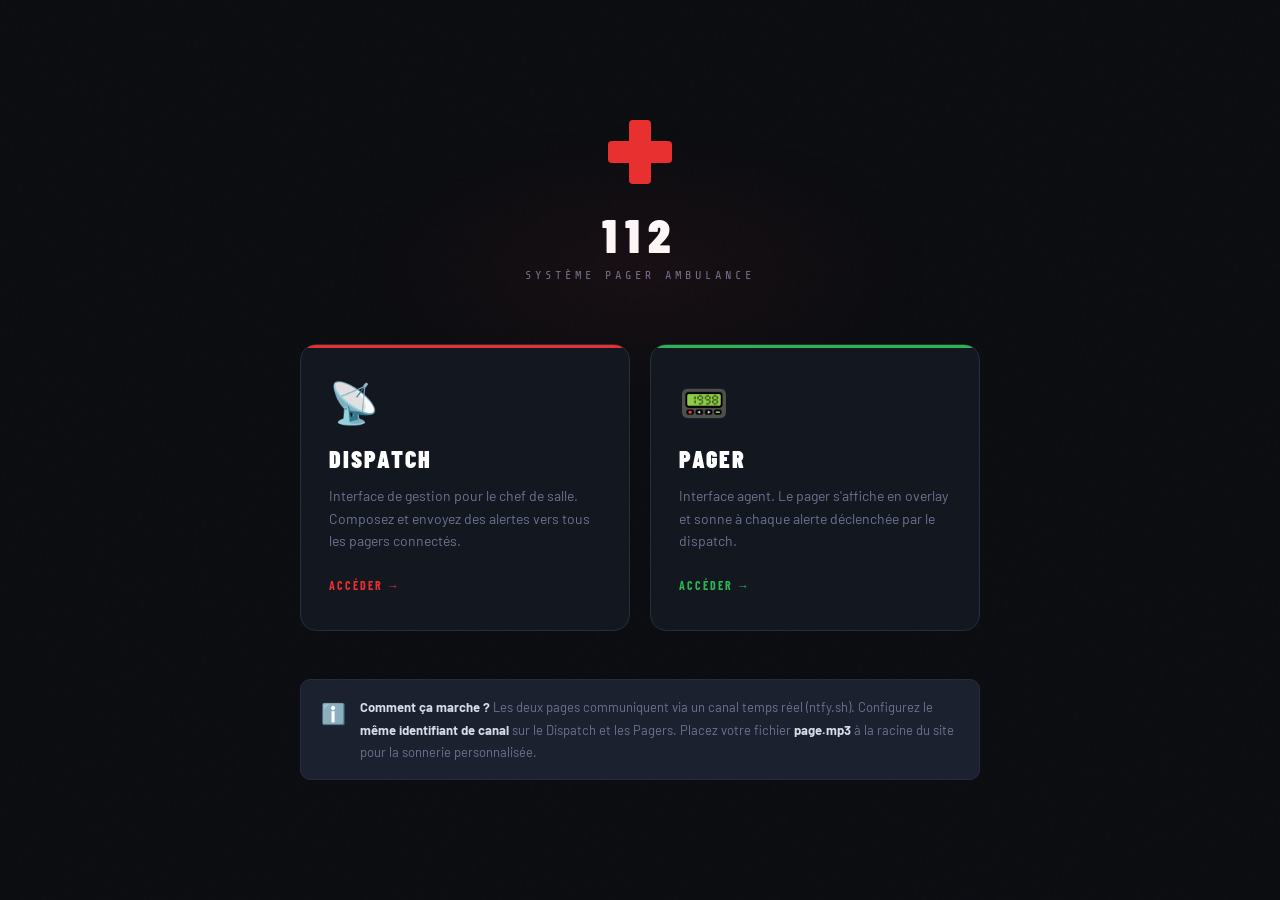
<file: index.html>
<!DOCTYPE html>
<html lang="fr">
<head>
  <meta charset="UTF-8">
  <meta name="viewport" content="width=device-width, initial-scale=1.0">
  <title>112 — Système Pager</title>
  <link rel="stylesheet" href="style.css">
  <style>
    body {
      display: flex;
      flex-direction: column;
      min-height: 100vh;
      background: var(--bg);
    }

    /* Noise texture overlay */
    body::before {
      content: '';
      position: fixed;
      inset: 0;
      background-image: url("data:image/svg+xml,%3Csvg viewBox='0 0 256 256' xmlns='http://www.w3.org/2000/svg'%3E%3Cfilter id='n'%3E%3CfeTurbulence type='fractalNoise' baseFrequency='0.9' numOctaves='4' stitchTiles='stitch'/%3E%3C/filter%3E%3Crect width='100%25' height='100%25' filter='url(%23n)' opacity='0.03'/%3E%3C/svg%3E");
      pointer-events: none;
      z-index: 0;
      opacity: 0.4;
    }

    .main {
      flex: 1;
      display: flex;
      flex-direction: column;
      align-items: center;
      justify-content: center;
      padding: 40px 20px;
      position: relative;
      z-index: 1;
    }

    /* Ambient glow */
    .main::before {
      content: '';
      position: absolute;
      top: 30%;
      left: 50%;
      transform: translate(-50%, -50%);
      width: 600px;
      height: 300px;
      background: radial-gradient(ellipse, rgba(232,48,48,0.06) 0%, transparent 70%);
      pointer-events: none;
    }

    /* Logo */
    .logo-wrap {
      text-align: center;
      margin-bottom: 60px;
    }

    .logo-cross {
      display: inline-block;
      width: 64px;
      height: 64px;
      position: relative;
      margin-bottom: 20px;
    }

    .logo-cross::before, .logo-cross::after {
      content: '';
      position: absolute;
      background: var(--red);
      border-radius: 4px;
    }

    .logo-cross::before { left: 50%; top: 0; transform: translateX(-50%); width: 22px; height: 100%; }
    .logo-cross::after  { top: 50%; left: 0; transform: translateY(-50%); height: 22px; width: 100%; }

    .logo-title {
      font-family: var(--font-display);
      font-size: 48px;
      font-weight: 900;
      letter-spacing: 8px;
      color: var(--text-bright);
      text-transform: uppercase;
      line-height: 1;
      margin-bottom: 8px;
    }

    .logo-sub {
      font-family: var(--font-lcd);
      font-size: 12px;
      color: var(--text-dim);
      letter-spacing: 4px;
      text-transform: uppercase;
    }

    /* Cards */
    .cards {
      display: grid;
      grid-template-columns: 1fr 1fr;
      gap: 20px;
      max-width: 680px;
      width: 100%;
      margin-bottom: 48px;
    }

    .card {
      background: var(--surface);
      border: 1px solid var(--border);
      border-radius: 16px;
      padding: 36px 28px;
      text-decoration: none;
      color: inherit;
      transition: all 0.25s;
      position: relative;
      overflow: hidden;
      display: flex;
      flex-direction: column;
    }

    .card::before {
      content: '';
      position: absolute;
      top: 0; left: 0; right: 0;
      height: 3px;
      background: var(--card-accent, var(--border));
      transition: height 0.25s;
    }

    .card:hover {
      border-color: var(--card-accent, var(--border));
      transform: translateY(-4px);
      box-shadow: 0 20px 60px rgba(0,0,0,0.4);
    }

    .card:hover::before { height: 4px; }

    .card-dispatch { --card-accent: var(--red); }
    .card-pager    { --card-accent: var(--green); }

    .card-icon {
      font-size: 40px;
      margin-bottom: 20px;
      line-height: 1;
    }

    .card-title {
      font-family: var(--font-display);
      font-size: 24px;
      font-weight: 900;
      letter-spacing: 2px;
      text-transform: uppercase;
      color: var(--text-bright);
      margin-bottom: 8px;
    }

    .card-desc {
      font-size: 14px;
      color: var(--text-dim);
      line-height: 1.6;
      flex: 1;
      margin-bottom: 24px;
    }

    .card-arrow {
      font-family: var(--font-display);
      font-size: 12px;
      font-weight: 700;
      letter-spacing: 2px;
      text-transform: uppercase;
      display: flex;
      align-items: center;
      gap: 8px;
      transition: gap 0.2s;
    }

    .card-dispatch .card-arrow { color: var(--red); }
    .card-pager    .card-arrow { color: var(--green); }

    .card:hover .card-arrow { gap: 14px; }

    /* Info section */
    .info-strip {
      max-width: 680px;
      width: 100%;
      background: var(--surface2);
      border: 1px solid var(--border);
      border-radius: 10px;
      padding: 16px 20px;
      display: flex;
      align-items: flex-start;
      gap: 14px;
    }

    .info-icon { font-size: 20px; flex-shrink: 0; margin-top: 2px; }

    .info-text {
      font-size: 13px;
      color: var(--text-dim);
      line-height: 1.7;
    }

    .info-text strong { color: var(--text); }

    @media (max-width: 560px) {
      .cards { grid-template-columns: 1fr; }
      .logo-title { font-size: 36px; }
    }
  </style>
</head>
<body>

<main class="main">

  <!-- Logo -->
  <div class="logo-wrap">
    <div class="logo-cross"></div>
    <div class="logo-title">112</div>
    <div class="logo-sub">Système Pager Ambulance</div>
  </div>

  <!-- Cards -->
  <div class="cards">
    <a href="dispatch.html" class="card card-dispatch">
      <div class="card-icon">📡</div>
      <div class="card-title">Dispatch</div>
      <div class="card-desc">
        Interface de gestion pour le chef de salle. Composez et envoyez des alertes vers tous les pagers connectés.
      </div>
      <div class="card-arrow">Accéder →</div>
    </a>

    <a href="pager.html" class="card card-pager">
      <div class="card-icon">📟</div>
      <div class="card-title">Pager</div>
      <div class="card-desc">
        Interface agent. Le pager s'affiche en overlay et sonne à chaque alerte déclenchée par le dispatch.
      </div>
      <div class="card-arrow">Accéder →</div>
    </a>
  </div>

  <!-- Info -->
  <div class="info-strip">
    <div class="info-icon">ℹ️</div>
    <div class="info-text">
      <strong>Comment ça marche ?</strong> Les deux pages communiquent via un canal temps réel (ntfy.sh). 
      Configurez le <strong>même identifiant de canal</strong> sur le Dispatch et les Pagers. 
      Placez votre fichier <strong>page.mp3</strong> à la racine du site pour la sonnerie personnalisée.
    </div>
  </div>

</main>

</body>
</html>
</file>
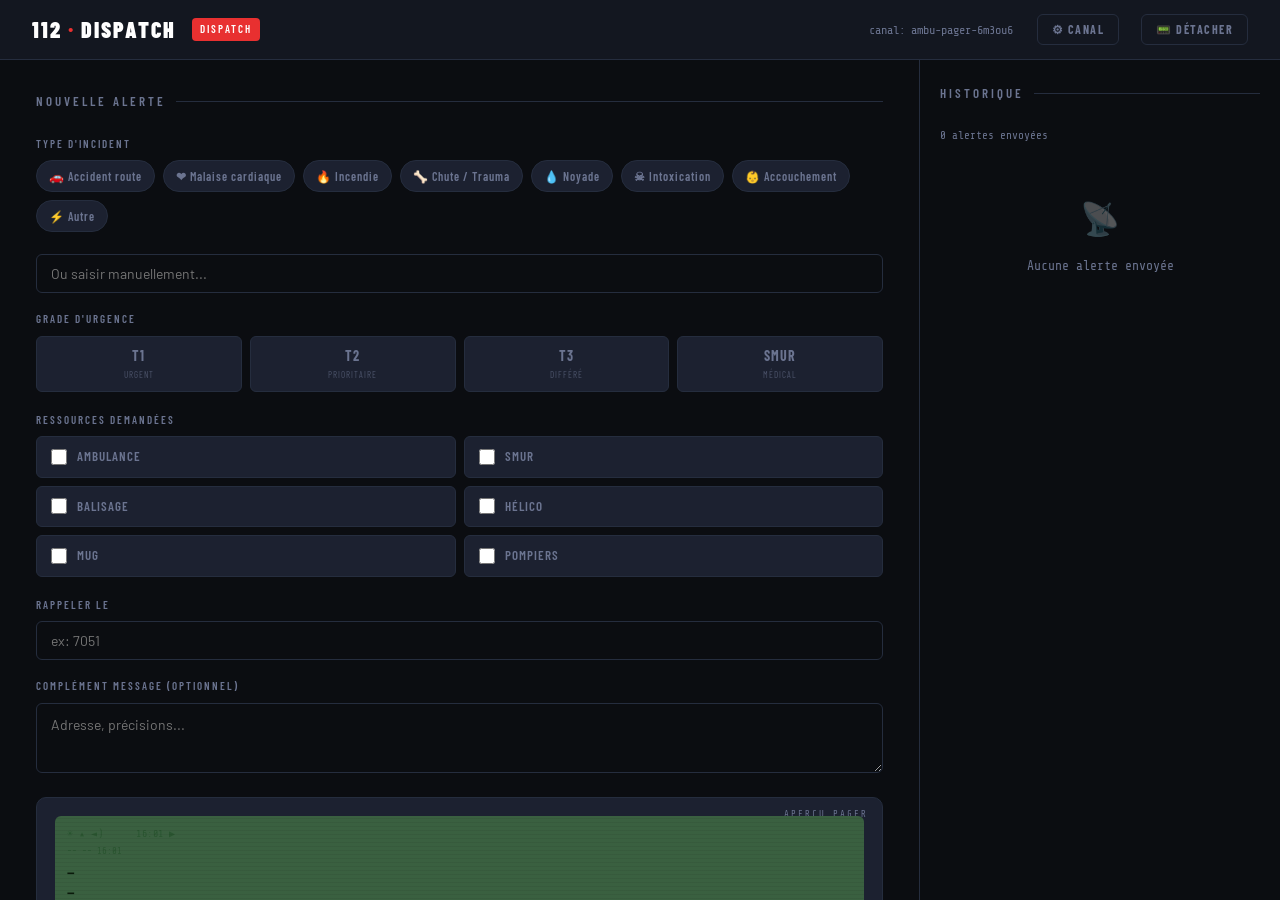
<file: dispatch.html>
<!DOCTYPE html>
<html lang="fr">
<head>
  <meta charset="UTF-8">
  <meta name="viewport" content="width=device-width, initial-scale=1.0">
  <title>112 — Centre de Dispatch</title>
  <link rel="stylesheet" href="style.css">
  <style>
    body { background: var(--bg); }

    .layout {
      display: grid;
      grid-template-columns: 1fr 360px;
      gap: 0;
      height: calc(100vh - 60px);
    }

    /* ── LEFT: FORM PANEL ── */
    .form-panel {
      padding: 32px 36px;
      overflow-y: auto;
      border-right: 1px solid var(--border);
    }

    .panel-title {
      font-family: var(--font-display);
      font-size: 13px;
      font-weight: 600;
      letter-spacing: 3px;
      text-transform: uppercase;
      color: var(--text-dim);
      margin-bottom: 24px;
      display: flex;
      align-items: center;
      gap: 10px;
    }

    .panel-title::after {
      content: '';
      flex: 1;
      height: 1px;
      background: var(--border);
    }

    /* Type pills */
    .type-pills {
      display: flex;
      flex-wrap: wrap;
      gap: 8px;
      margin-bottom: 18px;
    }

    .type-pill {
      font-family: var(--font-display);
      font-size: 12px;
      font-weight: 600;
      letter-spacing: 1px;
      padding: 6px 12px;
      border-radius: 20px;
      border: 1px solid var(--border);
      background: var(--surface2);
      color: var(--text-dim);
      cursor: pointer;
      transition: all 0.15s;
      white-space: nowrap;
    }

    .type-pill:hover { border-color: #3d4d6a; color: var(--text); }
    .type-pill.active { border-color: var(--red); background: rgba(232,48,48,0.12); color: var(--red); }

    /* Grade selector */
    .grade-grid {
      display: grid;
      grid-template-columns: repeat(4, 1fr);
      gap: 8px;
      margin-bottom: 20px;
    }

    .grade-btn {
      font-family: var(--font-display);
      font-size: 14px;
      font-weight: 700;
      letter-spacing: 1px;
      padding: 10px;
      border-radius: 6px;
      border: 1px solid var(--border);
      background: var(--surface2);
      color: var(--text-dim);
      cursor: pointer;
      text-align: center;
      transition: all 0.15s;
      text-transform: uppercase;
    }

    .grade-btn:hover { color: var(--text); border-color: #3d4d6a; }
    .grade-btn.active-t1 { border-color: #44cc44; background: rgba(68,204,68,0.1); color: #44cc44; }
    .grade-btn.active-t2 { border-color: var(--yellow); background: rgba(245,197,24,0.1); color: var(--yellow); }
    .grade-btn.active-t3 { border-color: #ff8c00; background: rgba(255,140,0,0.1); color: #ff8c00; }
    .grade-btn.active-smur { border-color: var(--red); background: rgba(232,48,48,0.12); color: var(--red); }

    /* Resources */
    .resource-grid {
      display: grid;
      grid-template-columns: repeat(2, 1fr);
      gap: 8px;
      margin-bottom: 20px;
    }

    .resource-check {
      display: flex;
      align-items: center;
      gap: 10px;
      padding: 10px 14px;
      border-radius: 6px;
      border: 1px solid var(--border);
      background: var(--surface2);
      cursor: pointer;
      transition: all 0.15s;
    }

    .resource-check:hover { border-color: #3d4d6a; }

    .resource-check input[type="checkbox"] {
      width: 16px;
      height: 16px;
      accent-color: var(--red);
      cursor: pointer;
      flex-shrink: 0;
    }

    .resource-check label {
      font-family: var(--font-display);
      font-size: 13px;
      font-weight: 600;
      letter-spacing: 1px;
      color: var(--text-dim);
      cursor: pointer;
      text-transform: uppercase;
      user-select: none;
    }

    .resource-check:has(input:checked) {
      border-color: var(--red);
      background: rgba(232,48,48,0.08);
    }

    .resource-check:has(input:checked) label { color: var(--text); }

    /* Preview */
    .preview-card {
      background: var(--surface2);
      border: 1px solid var(--border);
      border-radius: 10px;
      padding: 18px;
      margin-bottom: 24px;
      position: relative;
      overflow: hidden;
    }

    .preview-card::before {
      content: 'APERÇU PAGER';
      position: absolute;
      top: 10px;
      right: 14px;
      font-family: var(--font-lcd);
      font-size: 9px;
      color: var(--text-dim);
      letter-spacing: 2px;
    }

    .preview-lcd {
      background: #3a6040;
      border-radius: 6px;
      padding: 10px 12px;
      font-family: var(--font-lcd);
      position: relative;
      overflow: hidden;
    }

    .preview-lcd::before {
      content: '';
      position: absolute;
      inset: 0;
      background: repeating-linear-gradient(0deg, transparent, transparent 3px, rgba(0,0,0,0.06) 3px, rgba(0,0,0,0.06) 4px);
      pointer-events: none;
    }

    .preview-status {
      font-size: 10px;
      color: #2a5530;
      margin-bottom: 4px;
      letter-spacing: 0.5px;
    }

    .preview-seg {
      font-size: 9px;
      color: #2a5530;
      margin-bottom: 6px;
    }

    .preview-line {
      font-size: 13px;
      font-weight: 600;
      color: #0a1a0a;
      line-height: 1.5;
      min-height: 20px;
      word-break: break-word;
    }

    /* SEND BUTTON */
    .send-section {
      margin-top: 8px;
    }

    .btn-send {
      width: 100%;
      padding: 16px;
      font-size: 16px;
      letter-spacing: 3px;
      border-radius: 8px;
      position: relative;
      overflow: hidden;
      justify-content: center;
    }

    .btn-send::before {
      content: '';
      position: absolute;
      inset: 0;
      background: linear-gradient(135deg, rgba(255,255,255,0.1) 0%, transparent 60%);
      pointer-events: none;
    }

    .btn-send .send-icon { font-size: 20px; }

    @keyframes send-pulse {
      0% { box-shadow: 0 0 0 0 rgba(232,48,48,0.6); }
      70% { box-shadow: 0 0 0 20px rgba(232,48,48,0); }
      100% { box-shadow: 0 0 0 0 rgba(232,48,48,0); }
    }

    .btn-send.sending { animation: send-pulse 0.6s ease-out; }

    /* ── RIGHT: HISTORY PANEL ── */
    .history-panel {
      display: flex;
      flex-direction: column;
      padding: 24px 20px;
      overflow: hidden;
    }

    .history-list {
      flex: 1;
      overflow-y: auto;
    }

    .history-empty {
      text-align: center;
      color: var(--text-dim);
      font-size: 13px;
      padding: 40px 0;
      font-family: var(--font-lcd);
    }

    .history-empty-icon {
      font-size: 32px;
      margin-bottom: 12px;
      opacity: 0.3;
    }

    .history-count {
      font-family: var(--font-lcd);
      font-size: 11px;
      color: var(--text-dim);
      margin-bottom: 12px;
    }

    @media (max-width: 800px) {
      .layout { grid-template-columns: 1fr; grid-template-rows: auto auto; }
      .history-panel { border-top: 1px solid var(--border); max-height: 300px; }
      .form-panel { padding: 20px; }
    }
  </style>
</head>
<body>

<!-- HEADER -->
<header class="page-header">
  <div class="header-logo">112 <span>·</span> Dispatch</div>
  <div class="header-badge badge-dispatch">DISPATCH</div>
  <div class="header-sep"></div>
  <div class="header-topic" id="headerTopic">canal: —</div>
  <button class="btn btn-ghost btn-sm" onclick="openSettings()" style="margin-left:8px;">⚙ Canal</button>
  <button class="btn btn-ghost btn-sm" onclick="launchPopup()" id="popupBtn" style="margin-left:6px;" title="Ouvrir le pager dans une fenêtre flottante indépendante">📟 Détacher</button>
</header>

<!-- MAIN LAYOUT -->
<div class="layout">

  <!-- ── FORM PANEL ── -->
  <div class="form-panel">
    <div class="panel-title">Nouvelle alerte</div>

    <!-- Type d'incident -->
    <div class="field-group">
      <label class="field-label">Type d'incident</label>
      <div class="type-pills">
        <div class="type-pill" data-type="ACCIDENT DE LA ROUTE" onclick="selectType(this)">🚗 Accident route</div>
        <div class="type-pill" data-type="MALAISE CARDIAQUE"   onclick="selectType(this)">❤ Malaise cardiaque</div>
        <div class="type-pill" data-type="INCENDIE"            onclick="selectType(this)">🔥 Incendie</div>
        <div class="type-pill" data-type="CHUTE / TRAUMA"      onclick="selectType(this)">🦴 Chute / Trauma</div>
        <div class="type-pill" data-type="NOYADE"              onclick="selectType(this)">💧 Noyade</div>
        <div class="type-pill" data-type="INTOXICATION"        onclick="selectType(this)">☠ Intoxication</div>
        <div class="type-pill" data-type="ACCOUCHEMENT"        onclick="selectType(this)">👶 Accouchement</div>
        <div class="type-pill" data-type="AUTRE"               onclick="selectType(this)">⚡ Autre</div>
      </div>
      <input type="text" class="field-input" id="incidentType"
        placeholder="Ou saisir manuellement..." style="margin-top:4px;">
    </div>

    <!-- Grade d'urgence -->
    <div class="field-group">
      <label class="field-label">Grade d'urgence</label>
      <div class="grade-grid">
        <button class="grade-btn" data-grade="T1" onclick="selectGrade(this)">T1<br><span style="font-size:9px;font-weight:400;opacity:0.6">Urgent</span></button>
        <button class="grade-btn" data-grade="T2" onclick="selectGrade(this)">T2<br><span style="font-size:9px;font-weight:400;opacity:0.6">Prioritaire</span></button>
        <button class="grade-btn" data-grade="T3" onclick="selectGrade(this)">T3<br><span style="font-size:9px;font-weight:400;opacity:0.6">Différé</span></button>
        <button class="grade-btn" data-grade="SMUR" onclick="selectGrade(this)">SMUR<br><span style="font-size:9px;font-weight:400;opacity:0.6">Médical</span></button>
      </div>
    </div>

    <!-- Ressources -->
    <div class="field-group">
      <label class="field-label">Ressources demandées</label>
      <div class="resource-grid">
        <label class="resource-check"><input type="checkbox" id="res-ambu" onchange="updatePreview()"><label for="res-ambu">Ambulance</label></label>
        <label class="resource-check"><input type="checkbox" id="res-smur" onchange="updatePreview()"><label for="res-smur">SMUR</label></label>
        <label class="resource-check"><input type="checkbox" id="res-vsav" onchange="updatePreview()"><label for="res-vsav">BALISAGE</label></label>
        <label class="resource-check"><input type="checkbox" id="res-heli" onchange="updatePreview()"><label for="res-heli">Hélico</label></label>
        <label class="resource-check"><input type="checkbox" id="res-mug"  onchange="updatePreview()"><label for="res-mug">MUG</label></label>
        <label class="resource-check"><input type="checkbox" id="res-pom"  onchange="updatePreview()"><label for="res-pom">Pompiers</label></label>
      </div>
    </div>

    <!-- Extension / numéro -->
    <div class="field-group">
      <label class="field-label">Rappeler le</label>
      <input type="text" class="field-input" id="extNumber"
        placeholder="ex: 7051" maxlength="20" oninput="updatePreview()">
    </div>

    <!-- Message libre -->
    <div class="field-group">
      <label class="field-label">Complément message (optionnel)</label>
      <textarea class="field-textarea" id="freeText"
        placeholder="Adresse, précisions..." oninput="updatePreview()"></textarea>
    </div>

    <!-- Preview LCD -->
    <div class="preview-card">
      <div class="preview-lcd">
        <div class="preview-status">☀ ▴ ◄)&nbsp;&nbsp;&nbsp;&nbsp;&nbsp;&nbsp;<span id="prevClock">--:--</span> ▶</div>
        <div class="preview-seg" id="prevSeg">-- --&nbsp;&nbsp;--:--</div>
        <div class="preview-line" id="prevLine1">—</div>
        <div class="preview-line" id="prevLine2">—</div>
      </div>
    </div>

    <!-- SEND -->
    <div class="send-section">
      <button class="btn btn-danger btn-send" id="sendBtn" onclick="sendAlert()">
        <span class="send-icon">🔔</span>
        DÉCLENCHER LE PAGER
      </button>
    </div>
  </div>

  <!-- ── HISTORY PANEL ── -->
  <div class="history-panel">
    <div class="panel-title">Historique</div>
    <div class="history-count" id="histCount">0 alertes envoyées</div>
    <div class="history-list" id="histList">
      <div class="history-empty">
        <div class="history-empty-icon">📡</div>
        Aucune alerte envoyée
      </div>
    </div>
  </div>

</div>

<!-- SETTINGS MODAL -->
<div class="modal-overlay" id="settingsModal">
  <div class="modal">
    <div class="modal-title">⚙ Configuration Canal</div>
    <div class="field-group">
      <label class="field-label">Identifiant de canal ntfy.sh</label>
      <input type="text" class="field-input" id="topicInput" placeholder="ambu-pager-001">
      <div style="font-size:12px;color:var(--text-dim);margin-top:8px;line-height:1.6;">
        Choisissez un identifiant <strong>unique et difficile à deviner</strong>.<br>
        Partagez-le avec les agents équipés du pager.<br>
        <span style="color:#f5c518;">⚠</span> Ne pas utiliser d'informations sensibles.
      </div>
    </div>
    <div class="modal-actions">
      <button class="btn btn-ghost" onclick="closeSettings()">Annuler</button>
      <button class="btn btn-danger" onclick="saveSettings()">Enregistrer</button>
    </div>
  </div>
</div>

<!-- TOAST -->
<div id="toast"></div>

<script>
/* ─── POPUP ─── */
let pagerPopup = null;

function launchPopup() {
  if (pagerPopup && !pagerPopup.closed) { pagerPopup.focus(); return; }
  const sx = parseInt(localStorage.getItem('pager_popup_x'));
  const sy = parseInt(localStorage.getItem('pager_popup_y'));
  const x = isNaN(sx) ? (window.screen.availWidth - 360) : sx;
  const y = isNaN(sy) ? 24 : sy;
  pagerPopup = window.open(
    'pager-popup.html', 'AmbuPager',
    `width=340,height=218,left=${x},top=${y},toolbar=no,menubar=no,location=no,status=no,resizable=no,scrollbars=no`
  );
  const btn = document.getElementById('popupBtn');
  btn.textContent = '📟 Pager ouvert ✓';
  const iv = setInterval(() => {
    if (!pagerPopup || pagerPopup.closed) { btn.textContent = '📟 Détacher'; clearInterval(iv); }
  }, 1000);
}

/* ─── STATE ─── */
let selectedType = '';
let selectedGrade = '';
let alertSentCount = 0;
let topic = localStorage.getItem('pager_topic') || generateTopic();

function generateTopic() {
  const t = 'ambu-pager-' + Math.random().toString(36).slice(2, 8);
  localStorage.setItem('pager_topic', t);
  return t;
}

/* ─── INIT ─── */
document.addEventListener('DOMContentLoaded', () => {
  document.getElementById('headerTopic').textContent = 'canal: ' + topic;
  updatePreview();
  updateClock();
  setInterval(updateClock, 30000);
});

function updateClock() {
  const n = new Date();
  const t = String(n.getHours()).padStart(2,'0') + ':' + String(n.getMinutes()).padStart(2,'0');
  document.getElementById('prevClock').textContent = t;
  document.getElementById('prevSeg').textContent = '-- --   ' + t;
}

/* ─── TYPE / GRADE ─── */
function selectType(el) {
  document.querySelectorAll('.type-pill').forEach(p => p.classList.remove('active'));
  el.classList.add('active');
  selectedType = el.dataset.type;
  document.getElementById('incidentType').value = selectedType;
  updatePreview();
}

function selectGrade(el) {
  document.querySelectorAll('.grade-btn').forEach(b => b.className = 'grade-btn');
  const g = el.dataset.grade;
  el.className = 'grade-btn active-' + g.toLowerCase();
  selectedGrade = g;
  updatePreview();
}

/* ─── PREVIEW ─── */
function updatePreview() {
  const type = document.getElementById('incidentType').value.trim() || '—';
  const grade = selectedGrade || '';
  const ext = document.getElementById('extNumber').value.trim();
  const free = document.getElementById('freeText').value.trim();

  const resources = [];
  if (document.getElementById('res-ambu').checked) resources.push('AMBULANCE');
  if (document.getElementById('res-smur').checked) resources.push('SMUR');
  if (document.getElementById('res-vsav').checked) resources.push('BALISAGE');
  if (document.getElementById('res-heli').checked) resources.push('HELI');
  if (document.getElementById('res-mug').checked)  resources.push('MUG');
  if (document.getElementById('res-pom').checked)  resources.push('POMPIERS');

  const line1 = (type + (grade ? ' ' + grade : '')).toUpperCase().slice(0, 28);

  let line2Parts = [];
  if (resources.length) line2Parts.push('demande ' + resources.join(' ET '));
  if (ext) line2Parts.push('au ' + ext);
  if (free) line2Parts.push(free);
  const line2 = line2Parts.join(' ').toUpperCase().slice(0, 28) || '—';

  document.getElementById('prevLine1').textContent = line1;
  document.getElementById('prevLine2').textContent = line2;
}

/* ─── SEND ─── */
async function sendAlert() {
  const type  = document.getElementById('incidentType').value.trim();
  const ext   = document.getElementById('extNumber').value.trim();
  const free  = document.getElementById('freeText').value.trim();

  if (!type) { showToast('Indiquez un type d\'incident', 'error'); return; }
  if (!selectedGrade) { showToast('Sélectionnez un grade d\'urgence', 'error'); return; }

  const resources = [];
  if (document.getElementById('res-ambu').checked) resources.push('AMBULANCE');
  if (document.getElementById('res-smur').checked) resources.push('SMUR');
  if (document.getElementById('res-vsav').checked) resources.push('BALISAGE');
  if (document.getElementById('res-heli').checked) resources.push('HELI');
  if (document.getElementById('res-mug').checked)  resources.push('MUG');
  if (document.getElementById('res-pom').checked)  resources.push('POMPIERS');

  const line1 = (type + ' ' + selectedGrade).toUpperCase().slice(0, 32);

  let line2Parts = [];
  if (resources.length) line2Parts.push('demande ' + resources.join(' ET '));
  if (ext) line2Parts.push('au ' + ext);
  if (free) line2Parts.push(free);
  const line2 = line2Parts.join(' ').toUpperCase().slice(0, 32) || 'ALERTE ' + selectedGrade;

  const btn = document.getElementById('sendBtn');
  btn.disabled = true;
  btn.textContent = '⏳ ENVOI EN COURS...';

  try {
    const res = await fetch(`https://ntfy.sh/${topic}`, {
      method: 'POST',
      headers: {
        'Title':    line1,
        'Priority': selectedGrade === 'T1' || selectedGrade === 'SMUR' ? 'urgent' : 'default',
        'Tags':     'rotating_light,ambulance',
        'Content-Type': 'text/plain',
      },
      body: line2,
    });

    if (!res.ok) throw new Error('HTTP ' + res.status);

    // Animate button
    btn.disabled = false;
    btn.classList.add('sending');
    btn.innerHTML = '<span class="send-icon">✅</span> PAGER DÉCLENCHÉ !';
    setTimeout(() => {
      btn.classList.remove('sending');
      btn.innerHTML = '<span class="send-icon">🔔</span> DÉCLENCHER LE PAGER';
    }, 2000);

    alertSentCount++;
    addToHistory(line1, line2);
    showToast('Pager déclenché !', 'success');

  } catch (err) {
    btn.disabled = false;
    btn.innerHTML = '<span class="send-icon">🔔</span> DÉCLENCHER LE PAGER';
    showToast('Erreur réseau : ' + err.message, 'error');
  }
}

/* ─── HISTORY ─── */
function addToHistory(line1, line2) {
  const list = document.getElementById('histList');

  // Remove empty state
  const empty = list.querySelector('.history-empty');
  if (empty) empty.remove();

  const now = new Date();
  const timeStr = String(now.getHours()).padStart(2,'0') + ':' +
                  String(now.getMinutes()).padStart(2,'0') + ':' +
                  String(now.getSeconds()).padStart(2,'0');

  const grade = selectedGrade;
  const priority = (grade === 'T1' || grade === 'SMUR') ? 'high' : (grade === 'T2' ? 'medium' : 'low');

  const item = document.createElement('div');
  item.className = `alert-item priority-${priority}`;
  item.innerHTML = `
    <div class="alert-time">${timeStr}</div>
    <div class="alert-title">${line1}</div>
    <div class="alert-body">${line2}</div>
  `;
  list.insertBefore(item, list.firstChild);

  document.getElementById('histCount').textContent = alertSentCount + ' alerte' + (alertSentCount > 1 ? 's' : '') + ' envoyée' + (alertSentCount > 1 ? 's' : '');
}

/* ─── SETTINGS ─── */
function openSettings() {
  document.getElementById('topicInput').value = topic;
  document.getElementById('settingsModal').classList.add('show');
}

function closeSettings() {
  document.getElementById('settingsModal').classList.remove('show');
}

function saveSettings() {
  const val = document.getElementById('topicInput').value.trim();
  if (!val) { showToast('Canal invalide', 'error'); return; }
  topic = val;
  localStorage.setItem('pager_topic', topic);
  document.getElementById('headerTopic').textContent = 'canal: ' + topic;
  closeSettings();
  showToast('Canal mis à jour', 'success');
}

document.getElementById('settingsModal').addEventListener('click', (e) => {
  if (e.target === e.currentTarget) closeSettings();
});

/* ─── TOAST ─── */
let toastTimer;
function showToast(msg, type = 'info') {
  const t = document.getElementById('toast');
  t.textContent = msg;
  t.className = `show ${type}`;
  clearTimeout(toastTimer);
  toastTimer = setTimeout(() => { t.className = ''; }, 2800);
}
</script>
</body>
</html>
</file>
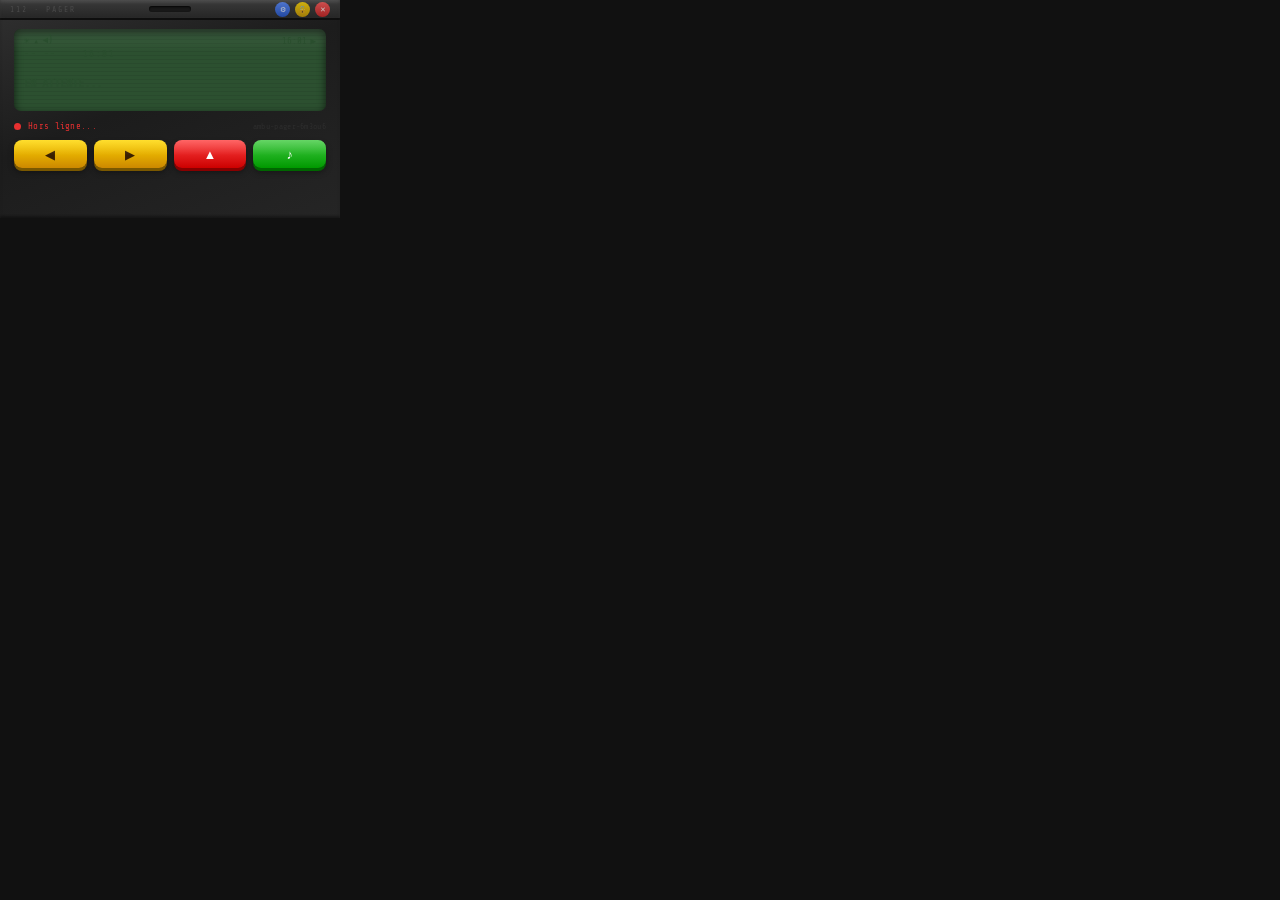
<file: pager-popup.html>
<!DOCTYPE html>
<html lang="fr">
<head>
  <meta charset="UTF-8">
  <meta name="viewport" content="width=340">
  <title>📟 Pager 112</title>
  <link rel="icon" href="data:image/svg+xml,<svg xmlns='http://www.w3.org/2000/svg' viewBox='0 0 100 100'><text y='.9em' font-size='90'>📟</text></svg>">
  <link rel="stylesheet" href="https://fonts.googleapis.com/css2?family=Share+Tech+Mono&display=swap">
  <style>
    *, *::before, *::after { box-sizing: border-box; margin: 0; padding: 0; }

    html, body {
      width: 340px;
      height: 218px;
      overflow: hidden;
      background: #111;
      font-family: 'Share Tech Mono', 'Courier New', monospace;
    }

    /* ── MAIN PAGER BODY ── */
    .pager {
      width: 340px;
      height: 218px;
      background: linear-gradient(158deg, #303030 0%, #1c1c1c 45%, #252525 100%);
      display: flex;
      flex-direction: column;
      padding: 0 14px 12px;
      position: relative;
    }

    /* Subtle edge highlight */
    .pager::before {
      content: '';
      position: absolute;
      inset: 0;
      border-radius: 0;
      box-shadow: inset 0 2px 3px rgba(255,255,255,0.06), inset 0 -2px 3px rgba(0,0,0,0.4);
      pointer-events: none;
      z-index: 10;
    }

    /* ── TOP CLIP / NOTCH ── */
    .clip {
      height: 20px;
      background: linear-gradient(180deg, #3a3a3a 0%, #262626 100%);
      margin: 0 -14px;
      border-bottom: 2px solid #0e0e0e;
      box-shadow: inset 0 2px 4px rgba(255,255,255,0.06);
      display: flex;
      align-items: center;
      justify-content: space-between;
      padding: 0 10px;
      margin-bottom: 9px;
      flex-shrink: 0;
      position: relative;
    }

    /* Center ridge on clip */
    .clip::after {
      content: '';
      position: absolute;
      left: 50%;
      top: 50%;
      transform: translate(-50%, -50%);
      width: 42px;
      height: 6px;
      background: #181818;
      border-radius: 3px;
      box-shadow: inset 0 1px 2px rgba(0,0,0,0.8);
    }

    .clip-label {
      font-size: 8px;
      color: #4a4a4a;
      letter-spacing: 2px;
      text-transform: uppercase;
      z-index: 1;
    }

    .clip-controls {
      display: flex;
      gap: 5px;
      z-index: 1;
    }

    .clip-btn {
      width: 15px;
      height: 15px;
      border-radius: 50%;
      border: none;
      cursor: pointer;
      font-size: 7px;
      display: flex;
      align-items: center;
      justify-content: center;
      opacity: 0.75;
      transition: opacity 0.15s, transform 0.1s;
      line-height: 1;
    }

    .clip-btn:hover { opacity: 1; transform: scale(1.15); }
    .clip-btn:active { transform: scale(0.9); }

    .btn-lock   { background: linear-gradient(180deg, #ffd700, #cc9900); color: #3a2800; }
    .btn-lock.locked { background: linear-gradient(180deg, #ff9500, #cc6000); }
    .btn-close  { background: linear-gradient(180deg, #ff5555, #cc2222); color: white; }
    .btn-config { background: linear-gradient(180deg, #5588ff, #2255cc); color: white; }

    /* ── LCD SCREEN ── */
    .screen {
      background: #2c5030;
      border-radius: 7px;
      padding: 6px 10px 7px;
      margin-bottom: 8px;
      flex-shrink: 0;
      height: 82px;
      position: relative;
      overflow: hidden;
      transition: background 0.25s, box-shadow 0.25s;
      box-shadow: inset 0 3px 9px rgba(0,0,0,0.65);
    }

    .screen.active {
      background: #4a7c4e;
      box-shadow: inset 0 3px 9px rgba(0,0,0,0.3), 0 0 16px rgba(74,124,78,0.3);
    }

    /* Scanlines */
    .screen::before {
      content: '';
      position: absolute;
      inset: 0;
      background: repeating-linear-gradient(
        0deg, transparent, transparent 3px,
        rgba(0,0,0,0.07) 3px, rgba(0,0,0,0.07) 4px
      );
      pointer-events: none;
      z-index: 1;
    }

    /* Top glare */
    .screen::after {
      content: '';
      position: absolute;
      top: 0; left: 0; right: 0;
      height: 28%;
      background: linear-gradient(180deg, rgba(255,255,255,0.07), transparent);
      pointer-events: none;
      z-index: 2;
      border-radius: 7px 7px 0 0;
    }

    .screen-inner {
      position: relative;
      z-index: 3;
      height: 100%;
      display: flex;
      flex-direction: column;
    }

    /* Status row */
    .s-status {
      display: flex;
      align-items: center;
      gap: 4px;
      font-size: 9px;
      color: #2a4e2e;
      margin-bottom: 3px;
      flex-shrink: 0;
      transition: color 0.25s;
    }

    .screen.active .s-status { color: #0d200d; }
    .s-sep { flex: 1; }

    /* Segment display row */
    .s-seg {
      font-size: 9px;
      color: #2a4e2e;
      letter-spacing: 1.5px;
      margin-bottom: 5px;
      flex-shrink: 0;
      transition: color 0.25s;
    }

    .screen.active .s-seg { color: #1d3c1e; }

    /* Message lines */
    .s-msg { flex: 1; display: flex; flex-direction: column; gap: 2px; justify-content: center; }

    .s-line {
      font-size: 12px;
      font-weight: 700;
      color: #2a4e2e;
      line-height: 1.35;
      word-break: break-word;
      overflow: hidden;
      white-space: nowrap;
      text-overflow: ellipsis;
      transition: color 0.25s;
    }

    .screen.active .s-line { color: #0a1a0a; }

    @keyframes lcd-blink {
      0%, 48% { opacity: 1; }
      50%, 98% { opacity: 0.1; }
      100%     { opacity: 1; }
    }

    .s-line.blink { animation: lcd-blink 0.55s step-end infinite; }

    /* ── CONNECTION STATUS BAR ── */
    .stat-bar {
      display: flex;
      align-items: center;
      gap: 7px;
      margin-bottom: 7px;
      flex-shrink: 0;
      height: 14px;
    }

    .c-dot {
      width: 7px;
      height: 7px;
      border-radius: 50%;
      flex-shrink: 0;
      transition: background 0.3s, box-shadow 0.3s;
      background: #333;
    }

    .c-dot.connected    { background: #2db551; box-shadow: 0 0 6px #2db551; }
    .c-dot.connecting   { background: #f5c518; animation: blink-c 0.9s ease-in-out infinite; }
    .c-dot.disconnected { background: #e83030; }

    @keyframes blink-c { 0%,100%{opacity:1} 50%{opacity:0.25} }

    .c-label {
      font-size: 9px;
      color: #444;
      flex: 1;
      transition: color 0.3s;
      letter-spacing: 0.3px;
    }

    .c-label.connected    { color: #2db551; }
    .c-label.connecting   { color: #f5c518; }
    .c-label.disconnected { color: #e83030; }

    .c-topic {
      font-size: 8px;
      color: #2d2d2d;
      letter-spacing: 0.3px;
      max-width: 120px;
      overflow: hidden;
      text-overflow: ellipsis;
      white-space: nowrap;
    }

    /* ── PHYSICAL BUTTONS ── */
    .btns {
      display: flex;
      gap: 7px;
      flex-shrink: 0;
    }

    .pb {
      flex: 1;
      height: 28px;
      border-radius: 8px;
      border: none;
      cursor: pointer;
      font-size: 13px;
      display: flex;
      align-items: center;
      justify-content: center;
      position: relative;
      transition: transform 0.08s;
      outline: none;
    }

    /* Top highlight */
    .pb::before {
      content: '';
      position: absolute;
      inset: 0;
      border-radius: 8px;
      background: linear-gradient(180deg, rgba(255,255,255,0.18) 0%, transparent 55%);
      pointer-events: none;
    }

    .pb:active { transform: translateY(2px); }
    .pb:active { box-shadow: none !important; }

    .pb-y { background: linear-gradient(180deg, #ffd700, #cc8800); box-shadow: 0 3px 0 #7a5800, 0 4px 6px rgba(0,0,0,0.4); color: #3a2000; }
    .pb-r { background: linear-gradient(180deg, #ff4444, #cc0000); box-shadow: 0 3px 0 #880000, 0 4px 6px rgba(0,0,0,0.4); color: white; }
    .pb-g { background: linear-gradient(180deg, #44cc44, #009900); box-shadow: 0 3px 0 #006600, 0 4px 6px rgba(0,0,0,0.4); color: white; }

    /* ── ALERT FLASH OVERLAY ── */
    .flash-overlay {
      position: fixed;
      inset: 0;
      background: rgba(255, 40, 40, 0.25);
      pointer-events: none;
      opacity: 0;
      z-index: 100;
      transition: opacity 0.1s;
    }

    .flash-overlay.show { opacity: 1; }

    /* ── CONFIG MODAL (inline) ── */
    .config-panel {
      position: fixed;
      inset: 0;
      background: #131720;
      z-index: 50;
      display: none;
      flex-direction: column;
      padding: 14px;
      gap: 10px;
    }

    .config-panel.show { display: flex; }

    .cfg-title {
      font-size: 10px;
      color: #6b7490;
      letter-spacing: 2px;
      text-transform: uppercase;
    }

    .cfg-input {
      background: #0b0d11;
      border: 1px solid #252d3e;
      border-radius: 5px;
      color: #d8dce8;
      font-family: 'Share Tech Mono', monospace;
      font-size: 12px;
      padding: 8px 10px;
      outline: none;
      width: 100%;
    }

    .cfg-input:focus { border-color: #4d7eff; }

    .cfg-note {
      font-size: 9px;
      color: #444;
      line-height: 1.6;
    }

    .cfg-btns { display: flex; gap: 8px; margin-top: auto; }

    .cfg-btn {
      flex: 1;
      padding: 8px;
      border-radius: 5px;
      border: none;
      cursor: pointer;
      font-family: 'Share Tech Mono', monospace;
      font-size: 11px;
      letter-spacing: 1px;
    }

    .cfg-cancel { background: #1c2130; color: #6b7490; border: 1px solid #252d3e; }
    .cfg-save   { background: #e83030; color: white; }
  </style>
</head>
<body>

<!-- FLASH OVERLAY (on alert) -->
<div class="flash-overlay" id="flashOverlay"></div>

<!-- CONFIG PANEL -->
<div class="config-panel" id="configPanel">
  <div class="cfg-title">⚙ Canal ntfy.sh</div>
  <input class="cfg-input" type="text" id="cfgInput" placeholder="ambu-pager-001" spellcheck="false">
  <div class="cfg-note">
    Même canal que la page Dispatch.<br>
    Ex: ambu-smur-seraing-x7k2
  </div>
  <div class="cfg-btns">
    <button class="cfg-btn cfg-cancel" onclick="closeConfig()">Annuler</button>
    <button class="cfg-btn cfg-save" onclick="saveConfig()">Enregistrer</button>
  </div>
</div>

<!-- PAGER DEVICE -->
<div class="pager">

  <!-- Top clip -->
  <div class="clip">
    <span class="clip-label">112 · PAGER</span>
    <div class="clip-controls">
      <button class="clip-btn btn-config" id="cfgBtn" onclick="openConfig()" title="Configurer le canal">⚙</button>
      <button class="clip-btn btn-lock"   id="lockBtn" onclick="toggleLock()" title="Verrouiller la position">🔓</button>
      <button class="clip-btn btn-close"  onclick="window.close()" title="Fermer le pager">✕</button>
    </div>
  </div>

  <!-- LCD Screen -->
  <div class="screen" id="screen">
    <div class="screen-inner">
      <div class="s-status" id="sStatus">
        <span>☀</span>
        <span>▴</span>
        <span>◄)</span>
        <span class="s-sep"></span>
        <span id="sClock">--:--</span>
        <span>▶</span>
      </div>
      <div class="s-seg" id="sSeg">-- -- &nbsp;&nbsp; --:--</div>
      <div class="s-msg">
        <div class="s-line" id="sLine1">EN ATTENTE...</div>
        <div class="s-line" id="sLine2" style="opacity:0.6"></div>
      </div>
    </div>
  </div>

  <!-- Connection bar -->
  <div class="stat-bar">
    <div class="c-dot connecting" id="cDot"></div>
    <div class="c-label connecting" id="cLabel">Connexion...</div>
    <div class="c-topic" id="cTopic"></div>
  </div>

  <!-- Physical buttons -->
  <div class="btns">
    <button class="pb pb-y" title="Précédent" onclick="prevMsg()">◀</button>
    <button class="pb pb-y" title="Suivant"   onclick="nextMsg()">▶</button>
    <button class="pb pb-r" title="Acquitter l'alerte" onclick="acknowledge()">▲</button>
    <button class="pb pb-g" title="Tester le son"      onclick="playSound()">♪</button>
  </div>

</div>

<script>
/* ════════════════════════════════════════
   PAGER POPUP — Système Pager 112
   Connexion ntfy.sh indépendante,
   persiste même si la page principale
   est fermée.
════════════════════════════════════════ */

// ── STATE ──
let topic    = localStorage.getItem('pager_topic') || 'ambu-pager-demo';
let es       = null;
let audioCtx = null;
let blinkTimer   = null;
let flashTimer   = null;
let lockInterval = null;
let locked   = localStorage.getItem('pager_locked') === '1';
let msgQueue = []; // history of received messages
let msgIdx   = -1;

// ── BOOT ──
window.addEventListener('DOMContentLoaded', () => {
  applyTopic(topic);
  updateClock();
  setInterval(updateClock, 10000);
  restorePosition();
  startPositionTracking();
  connect();
  if (locked) applyLock(true, false); // restore lock state without setting interval again yet
});

window.addEventListener('beforeunload', savePosition);

// ── CLOCK ──
function updateClock() {
  const n = new Date();
  const t = pad(n.getHours()) + ':' + pad(n.getMinutes());
  document.getElementById('sClock').textContent = t;
  refreshSeg(t);
}

function refreshSeg(t) {
  const now = t || (pad(new Date().getHours()) + ':' + pad(new Date().getMinutes()));
  document.getElementById('sSeg').innerHTML = '-- -- &nbsp;&nbsp; ' + now;
}

function pad(n) { return String(n).padStart(2, '0'); }

// ── POSITION LOCK ──
function restorePosition() {
  const x = parseInt(localStorage.getItem('pager_popup_x'));
  const y = parseInt(localStorage.getItem('pager_popup_y'));
  if (!isNaN(x) && !isNaN(y)) {
    window.moveTo(x, y);
  } else {
    // Default: top-right corner
    window.moveTo(window.screen.availWidth - 360, 24);
  }
}

function savePosition() {
  localStorage.setItem('pager_popup_x', window.screenX);
  localStorage.setItem('pager_popup_y', window.screenY);
}

function startPositionTracking() {
  // Track position every 1s to persist across reloads
  setInterval(() => {
    if (!locked) {
      localStorage.setItem('pager_popup_x', window.screenX);
      localStorage.setItem('pager_popup_y', window.screenY);
    }
  }, 1000);
}

function toggleLock() {
  locked = !locked;
  applyLock(locked, true);
}

function applyLock(state, save) {
  locked = state;
  const btn = document.getElementById('lockBtn');

  if (locked) {
    const lx = window.screenX;
    const ly = window.screenY;
    localStorage.setItem('pager_popup_x', lx);
    localStorage.setItem('pager_popup_y', ly);
    localStorage.setItem('pager_locked', '1');

    btn.textContent = '🔒';
    btn.title = 'Position verrouillée — cliquez pour déverrouiller';
    btn.classList.add('locked');

    // Snap back to locked position every 300ms
    clearInterval(lockInterval);
    lockInterval = setInterval(() => {
      window.moveTo(
        parseInt(localStorage.getItem('pager_popup_x')),
        parseInt(localStorage.getItem('pager_popup_y'))
      );
    }, 300);

  } else {
    clearInterval(lockInterval);
    localStorage.setItem('pager_locked', '0');
    btn.textContent = '🔓';
    btn.title = 'Verrouiller la position';
    btn.classList.remove('locked');
  }
}

// ── NTFY.SH ──
function connect() {
  setConn('connecting');
  es = new EventSource('https://ntfy.sh/' + topic + '/sse');

  es.addEventListener('open', () => setConn('connected'));

  es.addEventListener('message', (e) => {
    try {
      const d = JSON.parse(e.data);
      if (d.event === 'message') {
        receiveAlert(d.title || '', d.message || '');
      }
    } catch(_) {}
  });

  es.addEventListener('error', () => {
    setConn('disconnected');
    es.close();
    es = null;
    setTimeout(connect, 5000);
  });
}

function disconnect() {
  if (es) { es.close(); es = null; }
  setConn('disconnected');
}

function setConn(state) {
  const dot   = document.getElementById('cDot');
  const label = document.getElementById('cLabel');
  dot.className = 'c-dot ' + state;
  label.className = 'c-label ' + state;
  const map = { connected:'Connecté ✓', disconnected:'Hors ligne...', connecting:'Connexion...' };
  label.textContent = map[state] || state;
}

function applyTopic(t) {
  topic = t;
  document.getElementById('cTopic').textContent = t.length > 18 ? t.slice(0, 17) + '…' : t;
}

// ── ALERT RECEPTION ──
function receiveAlert(line1, line2) {
  // Push to queue
  const item = { line1, line2, time: new Date() };
  msgQueue.unshift(item);
  msgIdx = 0;
  if (msgQueue.length > 20) msgQueue.pop();

  // Activate screen
  showMsg(line1, line2, true);

  // Flash overlay
  flashAlert();

  // Blink
  clearTimeout(blinkTimer);
  document.getElementById('sLine1').classList.add('blink');
  document.getElementById('sLine2').classList.add('blink');
  blinkTimer = setTimeout(stopBlink, 9000);

  // Flash title
  flashTitle();

  // Bring window to front
  window.focus();

  // Sound + vibration
  playSound();
  if (navigator.vibrate) navigator.vibrate([200,80,200,80,300,200,200,80,200]);
}

function showMsg(line1, line2, active) {
  const screen = document.getElementById('screen');
  document.getElementById('sLine1').textContent = line1 || 'EN ATTENTE...';
  document.getElementById('sLine2').textContent = line2 || '';
  document.getElementById('sLine2').style.opacity = line2 ? '1' : '0.4';
  if (active) {
    screen.classList.add('active');
    document.getElementById('sStatus').style.color = '';
  }
  refreshSeg();
}

function stopBlink() {
  document.getElementById('sLine1').classList.remove('blink');
  document.getElementById('sLine2').classList.remove('blink');
}

function flashAlert() {
  const ov = document.getElementById('flashOverlay');
  let count = 0;
  const run = () => {
    ov.classList.add('show');
    setTimeout(() => ov.classList.remove('show'), 120);
    count++;
    if (count < 5) setTimeout(run, 350);
  };
  run();
}

function flashTitle() {
  let n = 0;
  const iv = setInterval(() => {
    document.title = n % 2 === 0 ? '🚨 ALERTE PAGER !' : '📟 Pager 112';
    n++;
    if (n > 12) { clearInterval(iv); document.title = '📟 Pager 112'; }
  }, 500);
}

// ── BUTTONS ──
function acknowledge() {
  stopBlink();
  document.getElementById('screen').classList.remove('active');
  document.getElementById('sLine1').textContent = 'ACQUITTÉ';
  document.getElementById('sLine2').textContent = '';
  document.title = '📟 Pager 112';
  setTimeout(() => {
    if (msgQueue[0]) {
      document.getElementById('sLine1').textContent = msgQueue[0].line1;
      document.getElementById('sLine2').textContent = msgQueue[0].line2 || '';
    } else {
      document.getElementById('sLine1').textContent = 'EN ATTENTE...';
    }
  }, 2000);
}

function prevMsg() {
  if (msgIdx < msgQueue.length - 1) {
    msgIdx++;
    const m = msgQueue[msgIdx];
    showMsg(m.line1, m.line2, false);
  }
}

function nextMsg() {
  if (msgIdx > 0) {
    msgIdx--;
    const m = msgQueue[msgIdx];
    showMsg(m.line1, m.line2, false);
  } else if (msgIdx === 0) {
    showMsg(msgQueue[0]?.line1 || 'EN ATTENTE...', msgQueue[0]?.line2 || '', !!msgQueue[0]);
  }
}

// ── SOUND ──
function playSound() {
  // Try page.mp3 first
  const audio = new Audio('page.mp3');
  audio.play().catch(() => playSynth());
}

function getAudioCtx() {
  if (!audioCtx) audioCtx = new (window.AudioContext || window.webkitAudioContext)();
  if (audioCtx.state === 'suspended') audioCtx.resume();
  return audioCtx;
}

function playSynth() {
  const ctx = getAudioCtx();
  const pattern = [
    {f:1400,d:.10},{f:900,d:.10},{f:1400,d:.10},{f:900,d:.10},{f:1400,d:.14},
    {f:0,d:.14},
    {f:1400,d:.10},{f:900,d:.10},{f:1400,d:.10},{f:900,d:.10},{f:1400,d:.18},
  ];
  let t = ctx.currentTime + 0.04;
  pattern.forEach(({f,d}) => {
    if (f > 0) {
      const osc = ctx.createOscillator();
      const gain = ctx.createGain();
      osc.connect(gain); gain.connect(ctx.destination);
      osc.type = 'sine'; osc.frequency.value = f;
      gain.gain.setValueAtTime(0, t);
      gain.gain.linearRampToValueAtTime(0.4, t + 0.01);
      gain.gain.setValueAtTime(0.4, t + d - 0.01);
      gain.gain.linearRampToValueAtTime(0, t + d);
      osc.start(t); osc.stop(t + d);
    }
    t += d;
  });
}

// ── CONFIG ──
function openConfig() {
  document.getElementById('cfgInput').value = topic;
  document.getElementById('configPanel').classList.add('show');
}

function closeConfig() {
  document.getElementById('configPanel').classList.remove('show');
}

function saveConfig() {
  const val = document.getElementById('cfgInput').value.trim();
  if (!val) return;
  disconnect();
  localStorage.setItem('pager_topic', val);
  applyTopic(val);
  closeConfig();
  connect();
}
</script>
</body>
</html>
</file>
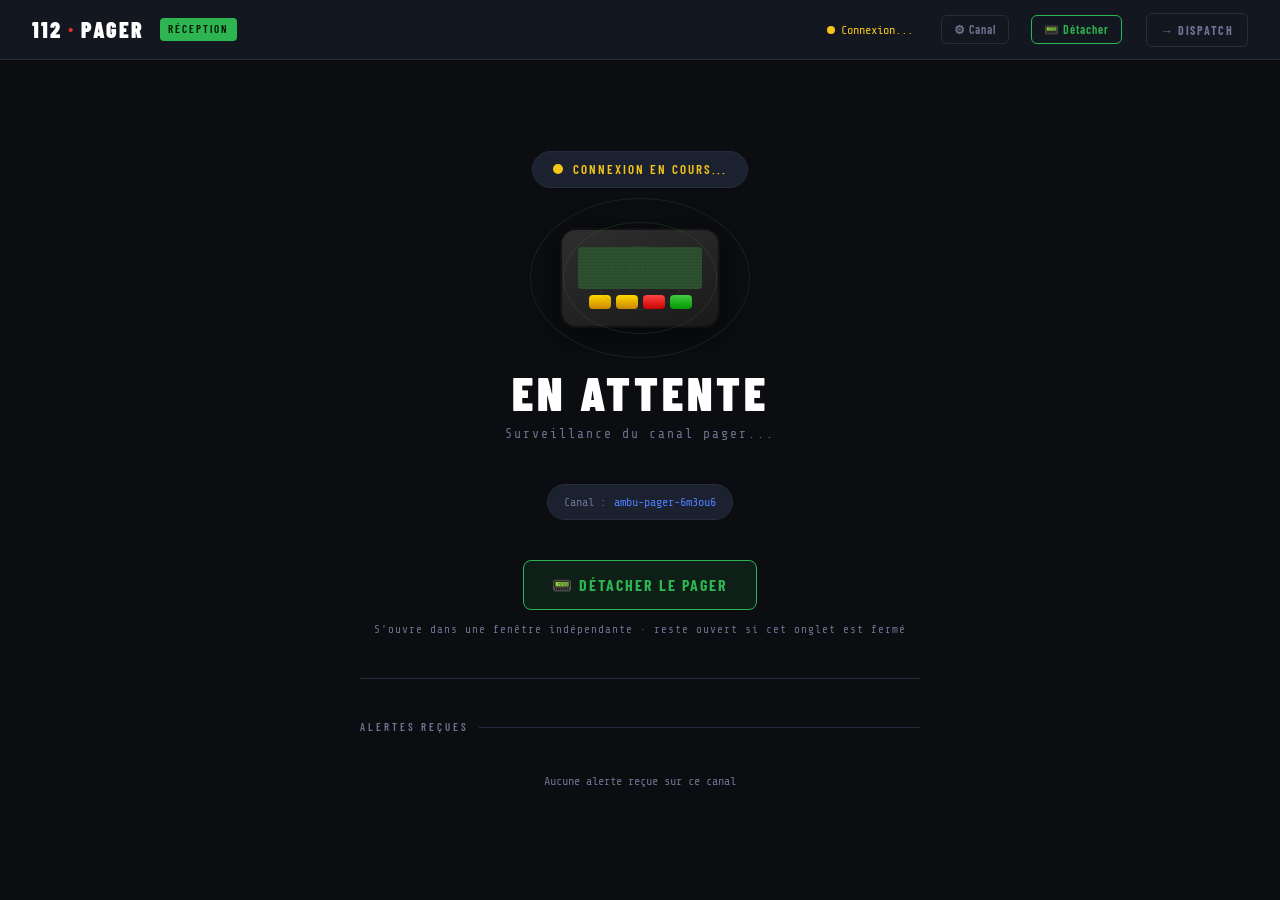
<file: pager.html>
<!DOCTYPE html>
<html lang="fr">
<head>
  <meta charset="UTF-8">
  <meta name="viewport" content="width=device-width, initial-scale=1.0">
  <title>112 — Pager</title>
  <link rel="stylesheet" href="style.css">
  <style>
    body { background: var(--bg); display: flex; flex-direction: column; min-height: 100vh; }

    /* ── MAIN CONTENT ── */
    .pager-main {
      flex: 1;
      display: flex;
      flex-direction: column;
      align-items: center;
      justify-content: center;
      gap: 0;
      padding: 32px 20px;
      position: relative;
    }

    /* Big status display */
    .status-display {
      text-align: center;
      max-width: 560px;
      width: 100%;
    }

    .status-indicator {
      display: inline-flex;
      align-items: center;
      gap: 10px;
      padding: 8px 20px;
      border-radius: 24px;
      border: 1px solid var(--border);
      background: var(--surface2);
      margin-bottom: 40px;
      font-family: var(--font-display);
      font-size: 13px;
      font-weight: 600;
      letter-spacing: 2px;
      text-transform: uppercase;
    }

    .status-dot {
      width: 10px;
      height: 10px;
      border-radius: 50%;
      background: #444;
      transition: background 0.3s;
    }

    .status-dot.connected    { background: var(--green); box-shadow: 0 0 8px var(--green); }
    .status-dot.disconnected { background: var(--red); }
    .status-dot.connecting   { background: var(--yellow); animation: conn-pulse 1s ease-in-out infinite; }

    .status-label {
      color: var(--text-dim);
      transition: color 0.3s;
    }

    .status-label.connected    { color: var(--green); }
    .status-label.disconnected { color: var(--red); }
    .status-label.connecting   { color: var(--yellow); }

    /* Pager icon illustration */
    .pager-illustration {
      width: 160px;
      height: 100px;
      margin: 0 auto 40px;
      position: relative;
    }

    .pager-illus-body {
      width: 100%;
      height: 100%;
      background: linear-gradient(160deg, #2e2e2e, #1a1a1a);
      border-radius: 16px;
      border: 2px solid #111;
      display: flex;
      flex-direction: column;
      align-items: center;
      justify-content: center;
      gap: 6px;
      box-shadow: 0 8px 30px rgba(0,0,0,0.6);
    }

    .pager-illus-screen {
      width: 80%;
      height: 44%;
      background: var(--lcd-bg-dark);
      border-radius: 4px;
      display: flex;
      align-items: center;
      justify-content: center;
      font-family: var(--font-lcd);
      font-size: 9px;
      color: var(--lcd-dim);
      letter-spacing: 1px;
      transition: background 0.3s, color 0.3s;
      position: relative;
      overflow: hidden;
    }

    .pager-illus-screen.active {
      background: var(--lcd-bg);
      color: var(--lcd-text);
      box-shadow: 0 0 12px rgba(74,124,78,0.4);
      animation: lcd-flash 0.3s ease;
    }

    @keyframes lcd-flash {
      0% { background: #8fff8f; }
      100% { background: var(--lcd-bg); }
    }

    .pager-illus-screen::before {
      content: '';
      position: absolute;
      inset: 0;
      background: repeating-linear-gradient(0deg, transparent, transparent 2px, rgba(0,0,0,0.06) 2px, rgba(0,0,0,0.06) 3px);
      pointer-events: none;
    }

    .pager-illus-btns {
      display: flex;
      gap: 5px;
    }

    .illus-btn {
      width: 22px;
      height: 14px;
      border-radius: 4px;
    }

    /* Wait state rings */
    .standby-rings {
      position: absolute;
      inset: -30px;
      pointer-events: none;
    }

    .standby-ring {
      position: absolute;
      border-radius: 50%;
      border: 1px solid rgba(74,124,78,0.2);
      animation: ring-expand 3s ease-out infinite;
    }

    .standby-ring:nth-child(1) { inset: 30%; animation-delay: 0s; }
    .standby-ring:nth-child(2) { inset: 15%; animation-delay: 1s; }
    .standby-ring:nth-child(3) { inset: 0%;  animation-delay: 2s; }

    @keyframes ring-expand {
      0%   { opacity: 0.5; transform: scale(0.8); }
      100% { opacity: 0;   transform: scale(1.4); }
    }

    .standby-rings.alerting .standby-ring {
      border-color: rgba(232,48,48,0.3);
      animation-duration: 0.8s;
    }

    /* Main title */
    .main-title {
      font-family: var(--font-display);
      font-size: clamp(28px, 5vw, 48px);
      font-weight: 900;
      letter-spacing: 4px;
      color: var(--text-bright);
      text-transform: uppercase;
      margin-bottom: 8px;
      line-height: 1;
    }

    .main-subtitle {
      font-family: var(--font-lcd);
      font-size: 13px;
      color: var(--text-dim);
      letter-spacing: 2px;
      margin-bottom: 40px;
    }

    /* Topic display */
    .topic-display {
      font-family: var(--font-lcd);
      font-size: 12px;
      color: var(--text-dim);
      background: var(--surface2);
      padding: 8px 16px;
      border-radius: 20px;
      border: 1px solid var(--border);
      margin-bottom: 16px;
      display: inline-flex;
      align-items: center;
      gap: 8px;
    }

    .topic-val { color: var(--accent); }

    /* Open pager button */
    .open-pager-btn {
      font-family: var(--font-display);
      font-size: 16px;
      font-weight: 700;
      letter-spacing: 2px;
      text-transform: uppercase;
      padding: 14px 28px;
      border-radius: 8px;
      border: 1px solid var(--green);
      background: rgba(45,181,81,0.1);
      color: var(--green);
      cursor: pointer;
      transition: all 0.2s;
      display: inline-flex;
      align-items: center;
      gap: 10px;
    }

    .open-pager-btn:hover {
      background: rgba(45,181,81,0.2);
      box-shadow: 0 0 20px rgba(45,181,81,0.2);
    }

    /* Divider */
    .divider {
      width: 100%;
      max-width: 560px;
      height: 1px;
      background: var(--border);
      margin: 40px 0;
    }

    /* Alert history */
    .alert-section {
      width: 100%;
      max-width: 560px;
    }

    .section-label {
      font-family: var(--font-display);
      font-size: 11px;
      font-weight: 600;
      letter-spacing: 3px;
      color: var(--text-dim);
      text-transform: uppercase;
      margin-bottom: 16px;
      display: flex;
      align-items: center;
      gap: 10px;
    }

    .section-label::after { content: ''; flex: 1; height: 1px; background: var(--border); }

    .empty-history {
      text-align: center;
      color: var(--text-dim);
      font-family: var(--font-lcd);
      font-size: 12px;
      padding: 20px 0;
    }

    /* Settings button in header */
    .settings-btn {
      background: none;
      border: 1px solid var(--border);
      border-radius: 6px;
      color: var(--text-dim);
      cursor: pointer;
      padding: 6px 12px;
      font-family: var(--font-display);
      font-size: 12px;
      font-weight: 600;
      letter-spacing: 1px;
      transition: all 0.15s;
    }

    .settings-btn:hover { border-color: #3d4d6a; color: var(--text); }
  </style>
</head>
<body>

<!-- HEADER -->
<header class="page-header">
  <div class="header-logo">112 <span>·</span> Pager</div>
  <div class="header-badge badge-pager">RÉCEPTION</div>
  <div class="header-sep"></div>
  <div class="header-conn">
    <div class="conn-dot connecting" id="connDot"></div>
    <span id="connLabel" style="color:var(--yellow)">Connexion...</span>
  </div>
  <button class="settings-btn" onclick="openSettings()" style="margin-left:12px;">⚙ Canal</button>
  <button class="settings-btn" onclick="launchPopup()" id="popupBtn" style="margin-left:6px;border-color:#2db551;color:#2db551;" title="Ouvrir le pager flottant indépendant">📟 Détacher</button>
  <a href="dispatch.html" class="btn btn-ghost btn-sm" style="margin-left:8px;text-decoration:none;">→ Dispatch</a>
</header>

<!-- MAIN -->
<main class="pager-main">
  <div class="status-display">

    <!-- Status pill -->
    <div class="status-indicator">
      <div class="status-dot connecting" id="statusDot"></div>
      <div class="status-label connecting" id="statusLabel">Connexion en cours...</div>
    </div>

    <!-- Pager Illustration -->
    <div class="pager-illustration">
      <div class="standby-rings" id="standbyRings">
        <div class="standby-ring"></div>
        <div class="standby-ring"></div>
        <div class="standby-ring"></div>
      </div>
      <div class="pager-illus-body">
        <div class="pager-illus-screen" id="illusScreen">EN ATTENTE</div>
        <div class="pager-illus-btns">
          <div class="illus-btn" style="background:linear-gradient(180deg,#ffd700,#cc8800)"></div>
          <div class="illus-btn" style="background:linear-gradient(180deg,#ffd700,#cc8800)"></div>
          <div class="illus-btn" style="background:linear-gradient(180deg,#ff4444,#cc0000)"></div>
          <div class="illus-btn" style="background:linear-gradient(180deg,#44cc44,#009900)"></div>
        </div>
      </div>
    </div>

    <!-- Title -->
    <div class="main-title">En attente</div>
    <div class="main-subtitle" id="waitSubtitle">Surveillance du canal pager...</div>

    <!-- Topic -->
    <div class="topic-display">
      Canal : <span class="topic-val" id="topicDisplay">—</span>
    </div>

    <br><br>

    <!-- Open Pager Button (popup) -->
    <button class="open-pager-btn" onclick="launchPopup()">
      📟 Détacher le Pager
    </button>
    <div style="font-size:11px;color:var(--text-dim);margin-top:12px;font-family:var(--font-lcd);letter-spacing:1px;">
      S'ouvre dans une fenêtre indépendante · reste ouvert si cet onglet est fermé
    </div>

  </div>

  <div class="divider"></div>

  <!-- Alert history -->
  <div class="alert-section">
    <div class="section-label">Alertes reçues</div>
    <div id="alertHistory">
      <div class="empty-history">Aucune alerte reçue sur ce canal</div>
    </div>
  </div>
</main>

<!-- SETTINGS MODAL -->
<div class="modal-overlay" id="settingsModal">
  <div class="modal">
    <div class="modal-title">⚙ Configuration Canal</div>
    <div class="field-group">
      <label class="field-label">Identifiant de canal ntfy.sh</label>
      <input type="text" class="field-input" id="topicInput" placeholder="ambu-pager-001">
      <div style="font-size:12px;color:var(--text-dim);margin-top:8px;line-height:1.6;">
        Entrez le même canal que la page Dispatch.<br>
        <span style="color:#f5c518;">⚠</span> Les alertes ne seront reçues que si les deux pages partagent le même canal.
      </div>
    </div>
    <div class="modal-actions">
      <button class="btn btn-ghost" onclick="closeSettings()">Annuler</button>
      <button class="btn btn-danger" onclick="saveSettings()">Reconnexion</button>
    </div>
  </div>
</div>

<div id="toast"></div>

<!-- No inline widget — pager runs as independent popup -->
<script>
/* ─── POPUP ─── */
let pagerPopup = null;

function launchPopup() {
  if (pagerPopup && !pagerPopup.closed) { pagerPopup.focus(); return; }
  const sx = parseInt(localStorage.getItem('pager_popup_x'));
  const sy = parseInt(localStorage.getItem('pager_popup_y'));
  const x = isNaN(sx) ? (window.screen.availWidth - 360) : sx;
  const y = isNaN(sy) ? 24 : sy;
  pagerPopup = window.open(
    'pager-popup.html', 'AmbuPager',
    `width=340,height=218,left=${x},top=${y},toolbar=no,menubar=no,location=no,status=no,resizable=no,scrollbars=no`
  );
  const btn = document.getElementById('popupBtn');
  if (btn) btn.textContent = '📟 Pager ouvert ✓';
  document.querySelector('.open-pager-btn').textContent = '📟 Pager ouvert ✓';
  const iv = setInterval(() => {
    if (!pagerPopup || pagerPopup.closed) {
      if (btn) btn.textContent = '📟 Détacher';
      document.querySelector('.open-pager-btn').innerHTML = '📟 Détacher le Pager';
      clearInterval(iv);
    }
  }, 1000);
}

/* ─── INIT ─── */
let alertCount = 0;
let topic = localStorage.getItem('pager_topic') || 'ambu-pager-demo';

document.addEventListener('DOMContentLoaded', () => {
  document.getElementById('topicDisplay').textContent = topic;
});

/* ─── CONNECTION STATUS (from popup via storage event) ── */
window.addEventListener('storage', (e) => {
  // Update status display if popup changes connection state
  if (e.key === 'pager_topic') {
    topic = e.newValue;
    document.getElementById('topicDisplay').textContent = topic;
  }
});

/* ─── RECEIVE ALERTS (via storage, for history display) ─── */
window.addEventListener('storage', (e) => {
  if (e.key === 'pager_last_alert' && e.newValue) {
    try {
      const d = JSON.parse(e.newValue);
      addToHistory(d.line1, d.line2, new Date(d.ts));
      updateMainDisplay(d.line1);
    } catch(_) {}
  }
});

function updateMainDisplay(line1) {
  document.querySelector('.main-title').textContent = 'ALERTE !';
  document.querySelector('.main-title').style.color = 'var(--red)';
  const screen = document.getElementById('illusScreen');
  screen.textContent = line1.slice(0, 12);
  screen.classList.add('active');
  document.getElementById('standbyRings').classList.add('alerting');
  setTimeout(() => {
    document.querySelector('.main-title').textContent = 'En attente';
    document.querySelector('.main-title').style.color = '';
    screen.classList.remove('active');
    document.getElementById('standbyRings').classList.remove('alerting');
  }, 8000);
}

function addToHistory(line1, line2, time) {
  const hist = document.getElementById('alertHistory');

  // Remove empty state
  const empty = hist.querySelector('.empty-history');
  if (empty) empty.remove();

  const h = String(time.getHours()).padStart(2,'0');
  const m = String(time.getMinutes()).padStart(2,'0');
  const s = String(time.getSeconds()).padStart(2,'0');

  const item = document.createElement('div');
  item.className = 'alert-item priority-high';
  item.innerHTML = `
    <div class="alert-time">${h}:${m}:${s}</div>
    <div class="alert-title">${line1}</div>
    <div class="alert-body">${line2}</div>
  `;
  hist.insertBefore(item, hist.firstChild);
}

/* ─── SETTINGS ─── */
function openSettings() {
  document.getElementById('topicInput').value = topic;
  document.getElementById('settingsModal').classList.add('show');
}

function closeSettings() {
  document.getElementById('settingsModal').classList.remove('show');
}

function saveSettings() {
  const val = document.getElementById('topicInput').value.trim();
  if (!val) return;
  topic = val;
  if (window.__pager) {
    topic = window.__pager.setTopic(val);
  } else {
    localStorage.setItem('pager_topic', val);
  }
  document.getElementById('topicDisplay').textContent = topic;
  closeSettings();
  showToast('Canal mis à jour, reconnexion...', 'info');
}

document.getElementById('settingsModal').addEventListener('click', (e) => {
  if (e.target === e.currentTarget) closeSettings();
});

/* ─── TOAST ─── */
let toastTimer;
function showToast(msg, type = 'info') {
  const t = document.getElementById('toast');
  t.textContent = msg;
  t.className = `show ${type}`;
  clearTimeout(toastTimer);
  toastTimer = setTimeout(() => { t.className = ''; }, 2800);
}
</script>
</body>
</html>
</file>
<file: style.css>
@import url('https://fonts.googleapis.com/css2?family=Share+Tech+Mono&family=Barlow+Condensed:wght@300;400;600;700;900&family=Barlow:wght@400;500;600&display=swap');

:root {
  --bg: #0b0d11;
  --surface: #131720;
  --surface2: #1c2130;
  --border: #252d3e;
  --red: #e83030;
  --red-dark: #a51e1e;
  --red-glow: rgba(232, 48, 48, 0.25);
  --yellow: #f5c518;
  --green: #2db551;
  --text: #d8dce8;
  --text-dim: #6b7490;
  --text-bright: #ffffff;
  --accent: #4d7eff;
  --lcd-bg: #4a7c4e;
  --lcd-bg-dark: #2c5030;
  --lcd-text: #0a1a0a;
  --lcd-dim: #2d5a2d;
  --font-lcd: 'Share Tech Mono', monospace;
  --font-ui: 'Barlow', sans-serif;
  --font-display: 'Barlow Condensed', sans-serif;
}

*, *::before, *::after { box-sizing: border-box; margin: 0; padding: 0; }

html { scroll-behavior: smooth; }

body {
  font-family: var(--font-ui);
  background: var(--bg);
  color: var(--text);
  min-height: 100vh;
  line-height: 1.5;
}

/* ── SCROLLBAR ── */
::-webkit-scrollbar { width: 6px; }
::-webkit-scrollbar-track { background: var(--bg); }
::-webkit-scrollbar-thumb { background: var(--border); border-radius: 3px; }

/* ──────────────────────────────────────────────
   PAGER WIDGET
────────────────────────────────────────────── */

#pager-toggle-btn {
  position: fixed;
  bottom: 24px;
  right: 24px;
  width: 56px;
  height: 56px;
  border-radius: 50%;
  background: linear-gradient(135deg, #2a3a2a, #1a2a1a);
  border: 2px solid #3a5a3a;
  cursor: pointer;
  z-index: 9000;
  display: flex;
  align-items: center;
  justify-content: center;
  box-shadow: 0 4px 20px rgba(0,0,0,0.5), 0 0 0 0 rgba(46, 181, 81, 0.4);
  transition: transform 0.2s, box-shadow 0.2s;
}

#pager-toggle-btn:hover {
  transform: scale(1.08);
}

#pager-toggle-btn.alerting {
  animation: pulse-ring 1s ease-out infinite;
  border-color: var(--red);
  background: linear-gradient(135deg, #3a2020, #2a1010);
}

#pager-toggle-btn svg {
  width: 28px;
  height: 28px;
  fill: #4a9a4a;
  transition: fill 0.2s;
}

#pager-toggle-btn.alerting svg {
  fill: var(--red);
}

#pager-badge {
  position: absolute;
  top: -4px;
  right: -4px;
  width: 18px;
  height: 18px;
  background: var(--red);
  border-radius: 50%;
  font-size: 10px;
  font-weight: 700;
  color: white;
  display: none;
  align-items: center;
  justify-content: center;
  font-family: var(--font-display);
}

#pager-badge.show { display: flex; }

@keyframes pulse-ring {
  0% { box-shadow: 0 4px 20px rgba(0,0,0,0.5), 0 0 0 0 rgba(232,48,48,0.5); }
  70% { box-shadow: 0 4px 20px rgba(0,0,0,0.5), 0 0 0 16px rgba(232,48,48,0); }
  100% { box-shadow: 0 4px 20px rgba(0,0,0,0.5), 0 0 0 0 rgba(232,48,48,0); }
}

/* ── PHYSICAL PAGER DEVICE ── */

#pager-device {
  position: fixed;
  top: 20px;
  right: 20px;
  width: 310px;
  z-index: 9999;
  display: none;
  cursor: grab;
  user-select: none;
  filter: drop-shadow(0 20px 60px rgba(0,0,0,0.8));
}

#pager-device.visible { display: block; }

#pager-device.dragging { cursor: grabbing; }

.pager-body {
  background: linear-gradient(160deg, #2e2e2e 0%, #1a1a1a 40%, #222 100%);
  border-radius: 22px;
  border: 2px solid #0a0a0a;
  padding: 0 14px 14px 14px;
  box-shadow:
    inset 0 2px 4px rgba(255,255,255,0.07),
    inset 0 -2px 4px rgba(0,0,0,0.5),
    0 1px 0 rgba(255,255,255,0.04);
  position: relative;
}

/* Clip / notch at top */
.pager-clip {
  height: 16px;
  background: linear-gradient(180deg, #3a3a3a 0%, #252525 100%);
  border-radius: 16px 16px 0 0;
  margin: 0 -14px;
  border-bottom: 2px solid #111;
  box-shadow: inset 0 3px 5px rgba(255,255,255,0.06);
  display: flex;
  align-items: center;
  justify-content: space-between;
  padding: 0 12px;
  margin-bottom: 12px;
  position: relative;
}

.pager-clip::after {
  content: '';
  position: absolute;
  left: 50%;
  top: 50%;
  transform: translate(-50%, -50%);
  width: 40px;
  height: 6px;
  background: #1a1a1a;
  border-radius: 3px;
  box-shadow: inset 0 1px 2px rgba(0,0,0,0.8);
}

.pager-close {
  background: none;
  border: none;
  color: #555;
  cursor: pointer;
  font-size: 11px;
  padding: 2px 4px;
  line-height: 1;
  border-radius: 3px;
  transition: color 0.2s;
  z-index: 1;
  position: relative;
}

.pager-close:hover { color: #999; }

/* ── LCD SCREEN ── */

.pager-screen {
  background: var(--lcd-bg-dark);
  border-radius: 8px;
  padding: 8px 10px;
  margin-bottom: 12px;
  font-family: var(--font-lcd);
  box-shadow:
    inset 0 3px 8px rgba(0,0,0,0.6),
    0 1px 0 rgba(255,255,255,0.04);
  position: relative;
  overflow: hidden;
  min-height: 80px;
  transition: background 0.3s;
}

.pager-screen.active {
  background: var(--lcd-bg);
  box-shadow:
    inset 0 3px 8px rgba(0,0,0,0.3),
    0 0 20px rgba(74,124,78,0.3);
}

/* Scanlines overlay */
.pager-screen::before {
  content: '';
  position: absolute;
  inset: 0;
  background: repeating-linear-gradient(
    0deg,
    transparent,
    transparent 3px,
    rgba(0,0,0,0.08) 3px,
    rgba(0,0,0,0.08) 4px
  );
  pointer-events: none;
  z-index: 1;
}

/* Glare */
.pager-screen::after {
  content: '';
  position: absolute;
  top: 0; left: 0; right: 0;
  height: 35%;
  background: linear-gradient(180deg, rgba(255,255,255,0.06), transparent);
  pointer-events: none;
  z-index: 2;
  border-radius: 8px 8px 0 0;
}

.pager-screen-inner { position: relative; z-index: 3; }

/* Status bar (icons) */
.pager-status {
  display: flex;
  align-items: center;
  gap: 5px;
  font-size: 10px;
  color: var(--lcd-dim);
  margin-bottom: 5px;
  letter-spacing: 0.5px;
}

.pager-status.active-status { color: var(--lcd-text); }

.status-sep { flex: 1; }

.pager-seg {
  font-size: 9px;
  letter-spacing: 1px;
  color: var(--lcd-dim);
  margin-bottom: 3px;
  font-family: var(--font-lcd);
}

.pager-seg.active-seg { color: var(--lcd-text); opacity: 0.6; }

/* Message text */
.pager-msg {
  font-size: 13px;
  font-weight: 600;
  color: var(--lcd-dim);
  line-height: 1.45;
  min-height: 36px;
  font-family: var(--font-lcd);
  word-break: break-word;
}

.pager-msg.active-msg { color: var(--lcd-text); }

.pager-msg-line1 { font-size: 12px; margin-bottom: 2px; }
.pager-msg-line2 { font-size: 12px; }

@keyframes lcd-blink {
  0%, 49% { opacity: 1; }
  50%, 100% { opacity: 0.15; }
}

.pager-msg.blinking { animation: lcd-blink 0.6s step-end infinite; }

/* ── PAGER BUTTONS ── */

.pager-btns {
  display: flex;
  gap: 7px;
  justify-content: center;
}

.p-btn {
  width: 52px;
  height: 30px;
  border-radius: 9px;
  border: none;
  cursor: pointer;
  font-size: 13px;
  display: flex;
  align-items: center;
  justify-content: center;
  transition: transform 0.08s, box-shadow 0.08s;
  outline: none;
  position: relative;
}

.p-btn::before {
  content: '';
  position: absolute;
  inset: 0;
  border-radius: 9px;
  background: linear-gradient(180deg, rgba(255,255,255,0.15) 0%, transparent 50%);
  pointer-events: none;
}

.p-btn:active {
  transform: translateY(2px);
  box-shadow: 0 1px 0 rgba(0,0,0,0.5) !important;
}

.p-btn-yellow {
  background: linear-gradient(180deg, #ffd700, #cc8800);
  box-shadow: 0 4px 0 #8b6000, 0 5px 8px rgba(0,0,0,0.4);
  color: #3a2000;
}

.p-btn-red {
  background: linear-gradient(180deg, #ff4444, #cc0000);
  box-shadow: 0 4px 0 #880000, 0 5px 8px rgba(0,0,0,0.4);
  color: white;
}

.p-btn-green {
  background: linear-gradient(180deg, #44cc44, #009900);
  box-shadow: 0 4px 0 #006600, 0 5px 8px rgba(0,0,0,0.4);
  color: white;
}

/* ──────────────────────────────────────────────
   SHARED UI COMPONENTS
────────────────────────────────────────────── */

.page-header {
  background: var(--surface);
  border-bottom: 1px solid var(--border);
  padding: 0 32px;
  height: 60px;
  display: flex;
  align-items: center;
  gap: 16px;
}

.header-logo {
  font-family: var(--font-display);
  font-weight: 900;
  font-size: 22px;
  letter-spacing: 2px;
  color: var(--text-bright);
  text-transform: uppercase;
}

.header-logo span {
  color: var(--red);
}

.header-badge {
  font-family: var(--font-display);
  font-size: 11px;
  font-weight: 600;
  letter-spacing: 2px;
  padding: 3px 8px;
  border-radius: 4px;
  text-transform: uppercase;
}

.badge-dispatch { background: var(--red); color: white; }
.badge-pager { background: var(--green); color: #001a00; }

.header-sep { flex: 1; }

.header-topic {
  font-size: 12px;
  color: var(--text-dim);
  font-family: var(--font-lcd);
}

.header-conn {
  display: flex;
  align-items: center;
  gap: 6px;
  font-size: 12px;
  font-family: var(--font-lcd);
}

.conn-dot {
  width: 8px;
  height: 8px;
  border-radius: 50%;
  background: #444;
  transition: background 0.3s;
}

.conn-dot.connected { background: var(--green); box-shadow: 0 0 6px var(--green); }
.conn-dot.disconnected { background: var(--red); }
.conn-dot.connecting { background: var(--yellow); animation: conn-pulse 1s ease-in-out infinite; }

@keyframes conn-pulse {
  0%, 100% { opacity: 1; }
  50% { opacity: 0.3; }
}

/* ── BUTTONS ── */

.btn {
  font-family: var(--font-display);
  font-weight: 700;
  letter-spacing: 1.5px;
  text-transform: uppercase;
  border: none;
  cursor: pointer;
  border-radius: 6px;
  transition: all 0.15s;
  display: inline-flex;
  align-items: center;
  gap: 8px;
  font-size: 14px;
  padding: 12px 20px;
}

.btn-danger {
  background: var(--red);
  color: white;
  box-shadow: 0 0 0 0 rgba(232,48,48,0);
}

.btn-danger:hover {
  background: #ff3333;
  box-shadow: 0 0 20px rgba(232,48,48,0.4);
  transform: translateY(-1px);
}

.btn-danger:active {
  transform: translateY(1px);
  box-shadow: none;
}

.btn-danger:disabled {
  background: #4a2020;
  color: #7a5050;
  cursor: not-allowed;
  transform: none;
  box-shadow: none;
}

.btn-ghost {
  background: transparent;
  color: var(--text-dim);
  border: 1px solid var(--border);
}

.btn-ghost:hover {
  color: var(--text);
  border-color: #3d4d6a;
  background: var(--surface2);
}

.btn-sm { font-size: 12px; padding: 7px 14px; }

/* ── FORM ELEMENTS ── */

.field-label {
  font-family: var(--font-display);
  font-size: 11px;
  font-weight: 600;
  letter-spacing: 2px;
  text-transform: uppercase;
  color: var(--text-dim);
  margin-bottom: 8px;
  display: block;
}

.field-input, .field-select, .field-textarea {
  width: 100%;
  background: var(--bg);
  border: 1px solid var(--border);
  border-radius: 6px;
  color: var(--text);
  font-family: var(--font-ui);
  font-size: 14px;
  padding: 10px 14px;
  transition: border-color 0.2s, box-shadow 0.2s;
  outline: none;
  appearance: none;
}

.field-select {
  background-image: url("data:image/svg+xml,%3Csvg xmlns='http://www.w3.org/2000/svg' width='12' height='8' viewBox='0 0 12 8'%3E%3Cpath d='M1 1l5 5 5-5' stroke='%236b7490' stroke-width='1.5' fill='none' stroke-linecap='round'/%3E%3C/svg%3E");
  background-repeat: no-repeat;
  background-position: right 12px center;
  padding-right: 36px;
}

.field-input:focus, .field-select:focus, .field-textarea:focus {
  border-color: var(--accent);
  box-shadow: 0 0 0 3px rgba(77,126,255,0.12);
}

.field-textarea { resize: vertical; min-height: 70px; line-height: 1.5; }

.field-group { margin-bottom: 18px; }

/* ── ALERT HISTORY ── */

.alert-item {
  background: var(--surface2);
  border: 1px solid var(--border);
  border-radius: 8px;
  padding: 12px 14px;
  margin-bottom: 8px;
  border-left: 3px solid var(--border);
  animation: slide-in 0.3s ease-out;
}

.alert-item.priority-high { border-left-color: var(--red); }
.alert-item.priority-medium { border-left-color: var(--yellow); }
.alert-item.priority-low { border-left-color: var(--accent); }

@keyframes slide-in {
  from { opacity: 0; transform: translateX(20px); }
  to { opacity: 1; transform: translateX(0); }
}

.alert-time {
  font-size: 11px;
  color: var(--text-dim);
  font-family: var(--font-lcd);
  margin-bottom: 4px;
}

.alert-title {
  font-family: var(--font-display);
  font-weight: 700;
  font-size: 14px;
  color: var(--text-bright);
  margin-bottom: 2px;
  letter-spacing: 0.5px;
}

.alert-body {
  font-size: 13px;
  color: var(--text-dim);
}

/* ── MODAL / SETTINGS ── */

.modal-overlay {
  position: fixed;
  inset: 0;
  background: rgba(0,0,0,0.7);
  z-index: 8000;
  display: none;
  align-items: center;
  justify-content: center;
  backdrop-filter: blur(4px);
}

.modal-overlay.show { display: flex; }

.modal {
  background: var(--surface);
  border: 1px solid var(--border);
  border-radius: 12px;
  padding: 28px;
  width: 420px;
  max-width: calc(100vw - 40px);
}

.modal-title {
  font-family: var(--font-display);
  font-size: 20px;
  font-weight: 700;
  letter-spacing: 1px;
  margin-bottom: 20px;
  color: var(--text-bright);
  text-transform: uppercase;
}

.modal-actions {
  display: flex;
  gap: 10px;
  justify-content: flex-end;
  margin-top: 20px;
}

/* ── NOTIFICATION TOAST ── */

#toast {
  position: fixed;
  bottom: 90px;
  right: 24px;
  padding: 12px 20px;
  border-radius: 8px;
  font-family: var(--font-display);
  font-size: 13px;
  font-weight: 600;
  letter-spacing: 1px;
  z-index: 8500;
  transform: translateY(20px);
  opacity: 0;
  transition: all 0.3s;
  pointer-events: none;
}

#toast.show {
  transform: translateY(0);
  opacity: 1;
}

#toast.success { background: var(--green); color: #001a00; }
#toast.error { background: var(--red); color: white; }
#toast.info { background: var(--accent); color: white; }
</file>
